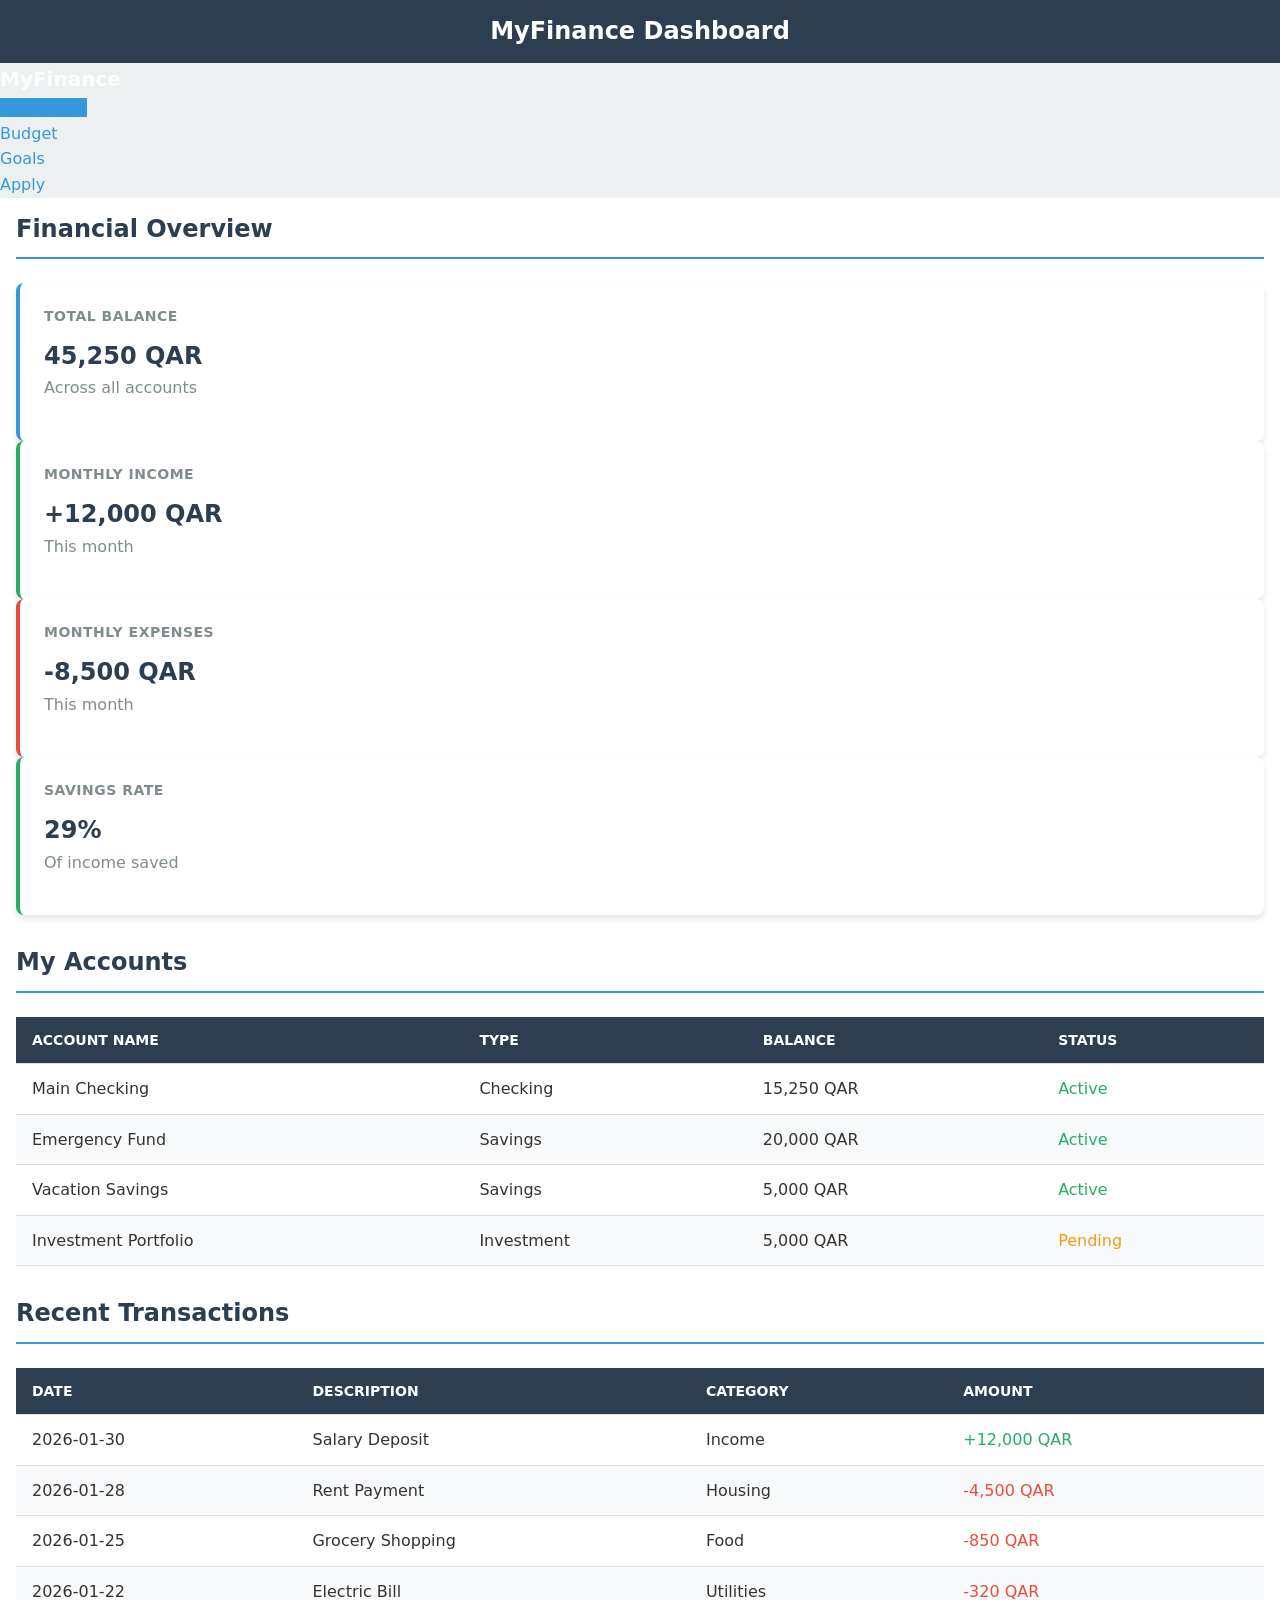
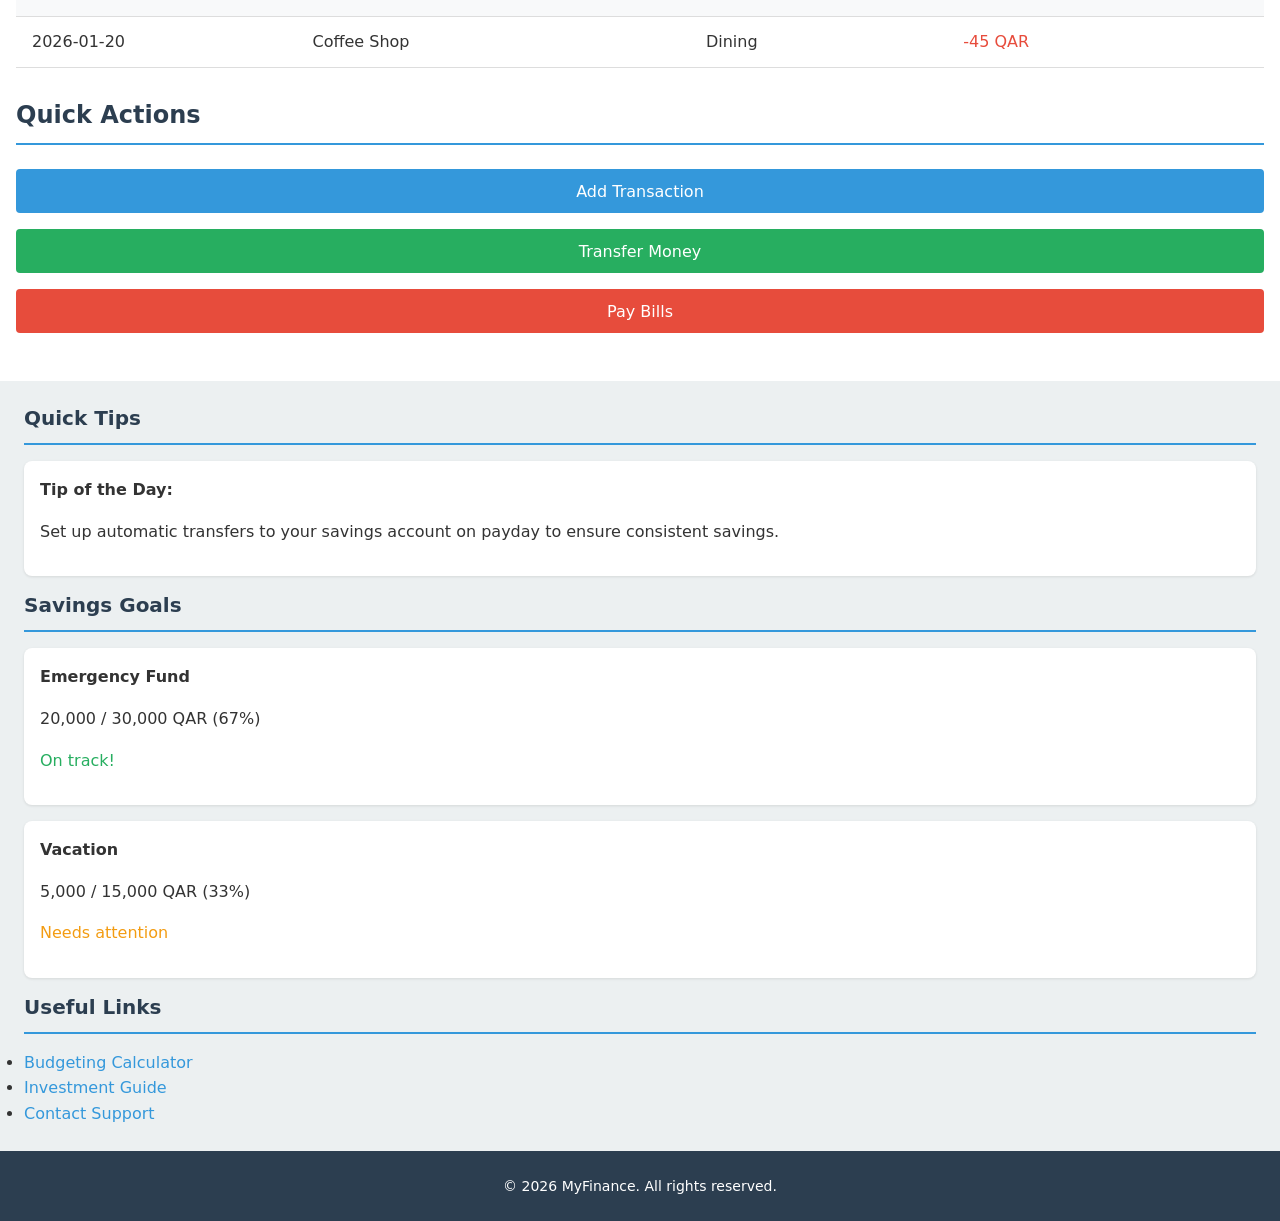
<file: Lab Practice/Lab 4 CSS Layouts/Startup Code/Part B/index.html>
<!DOCTYPE html>
<html lang="en">
<head>
    <meta charset="UTF-8">
    <meta name="viewport" content="width=device-width, initial-scale=1.0">
    <title>MyFinance Dashboard - Responsive Layout</title>
    <link rel="stylesheet" href="css/styles.css">
</head>
<body>
    <div class="page-wrapper">
        <!-- ============================================
             HEADER
             ============================================ -->
        <header>
            <h1>MyFinance Dashboard</h1>
            <p class="desktop-only">Your Personal Finance Management Platform</p>
        </header>

        <!-- ============================================
             NAVIGATION (Responsive: vertical on mobile, horizontal on tablet+)
             ============================================ -->
        <nav>
            <div class="logo">MyFinance</div>
            <ul>
                <li><a href="index.html" class="active">Dashboard</a></li>
                <li><a href="pages/budget-tracker.html">Budget</a></li>
                <li><a href="pages/goal-planner.html">Goals</a></li>
                <li><a href="pages/account-application.html">Apply</a></li>
            </ul>
        </nav>

        <!-- ============================================
             MAIN CONTENT
             ============================================ -->
        <main>
            <!-- Financial Overview Cards (Responsive Grid: 1 → 2 → 4 columns) -->
            <section id="overview">
                <h2>Financial Overview</h2>
                <div class="dashboard-grid">
                    <article class="card">
                        <h3>Total Balance</h3>
                        <p class="amount">45,250 QAR</p>
                        <p class="text-muted">Across all accounts</p>
                    </article>

                    <article class="card card--success">
                        <h3>Monthly Income</h3>
                        <p class="amount text-success">+12,000 QAR</p>
                        <p class="text-muted">This month</p>
                    </article>

                    <article class="card card--danger">
                        <h3>Monthly Expenses</h3>
                        <p class="amount text-danger">-8,500 QAR</p>
                        <p class="text-muted">This month</p>
                    </article>

                    <article class="card card--success">
                        <h3>Savings Rate</h3>
                        <p class="amount text-success">29%</p>
                        <p class="text-muted">Of income saved</p>
                    </article>
                </div>
            </section>

            <!-- Accounts Table (Responsive: horizontal scroll on mobile) -->
            <section id="accounts">
                <h2>My Accounts</h2>
                <div class="table-container">
                    <table>
                        <thead>
                            <tr>
                                <th>Account Name</th>
                                <th>Type</th>
                                <th>Balance</th>
                                <th>Status</th>
                            </tr>
                        </thead>
                        <tbody>
                            <tr>
                                <td>Main Checking</td>
                                <td>Checking</td>
                                <td>15,250 QAR</td>
                                <td class="text-success">Active</td>
                            </tr>
                            <tr>
                                <td>Emergency Fund</td>
                                <td>Savings</td>
                                <td>20,000 QAR</td>
                                <td class="text-success">Active</td>
                            </tr>
                            <tr>
                                <td>Vacation Savings</td>
                                <td>Savings</td>
                                <td>5,000 QAR</td>
                                <td class="text-success">Active</td>
                            </tr>
                            <tr>
                                <td>Investment Portfolio</td>
                                <td>Investment</td>
                                <td>5,000 QAR</td>
                                <td class="text-warning">Pending</td>
                            </tr>
                        </tbody>
                    </table>
                </div>
            </section>

            <!-- Recent Transactions -->
            <section id="transactions">
                <h2>Recent Transactions</h2>
                <div class="table-container">
                    <table>
                        <thead>
                            <tr>
                                <th>Date</th>
                                <th>Description</th>
                                <th>Category</th>
                                <th>Amount</th>
                            </tr>
                        </thead>
                        <tbody>
                            <tr>
                                <td>2026-01-30</td>
                                <td>Salary Deposit</td>
                                <td>Income</td>
                                <td class="text-success">+12,000 QAR</td>
                            </tr>
                            <tr>
                                <td>2026-01-28</td>
                                <td>Rent Payment</td>
                                <td>Housing</td>
                                <td class="text-danger">-4,500 QAR</td>
                            </tr>
                            <tr>
                                <td>2026-01-25</td>
                                <td>Grocery Shopping</td>
                                <td>Food</td>
                                <td class="text-danger">-850 QAR</td>
                            </tr>
                            <tr>
                                <td>2026-01-22</td>
                                <td>Electric Bill</td>
                                <td>Utilities</td>
                                <td class="text-danger">-320 QAR</td>
                            </tr>
                            <tr>
                                <td>2026-01-20</td>
                                <td>Coffee Shop</td>
                                <td>Dining</td>
                                <td class="text-danger">-45 QAR</td>
                            </tr>
                        </tbody>
                    </table>
                </div>
            </section>

            <!-- Quick Actions -->
            <section>
                <h2>Quick Actions</h2>
                <div class="d-flex gap-md flex-column">
                    <button class="btn btn-primary btn-block">Add Transaction</button>
                    <button class="btn btn-success btn-block">Transfer Money</button>
                    <button class="btn btn-danger btn-block">Pay Bills</button>
                </div>
            </section>
        </main>

        <!-- ============================================
             SIDEBAR (Below main on mobile, beside main on desktop)
             ============================================ -->
        <aside>
            <h3>Quick Tips</h3>
            <div class="sidebar-card">
                <p><strong>Tip of the Day:</strong></p>
                <p>Set up automatic transfers to your savings account on payday to ensure consistent savings.</p>
            </div>

            <h3>Savings Goals</h3>
            <div class="sidebar-card">
                <p><strong>Emergency Fund</strong></p>
                <p>20,000 / 30,000 QAR (67%)</p>
                <p class="text-success">On track!</p>
            </div>
            <div class="sidebar-card">
                <p><strong>Vacation</strong></p>
                <p>5,000 / 15,000 QAR (33%)</p>
                <p class="text-warning">Needs attention</p>
            </div>

            <h3>Useful Links</h3>
            <ul>
                <li><a href="#">Budgeting Calculator</a></li>
                <li><a href="#">Investment Guide</a></li>
                <li><a href="#">Contact Support</a></li>
            </ul>
        </aside>

        <!-- ============================================
             FOOTER
             ============================================ -->
        <footer>
            <p>&copy; 2026 MyFinance. All rights reserved.</p>
            <p class="desktop-only">
                <a href="#">Privacy</a> |
                <a href="#">Terms</a> |
                <a href="#">Contact</a>
            </p>
        </footer>
    </div>
</body>
</html>
</file>
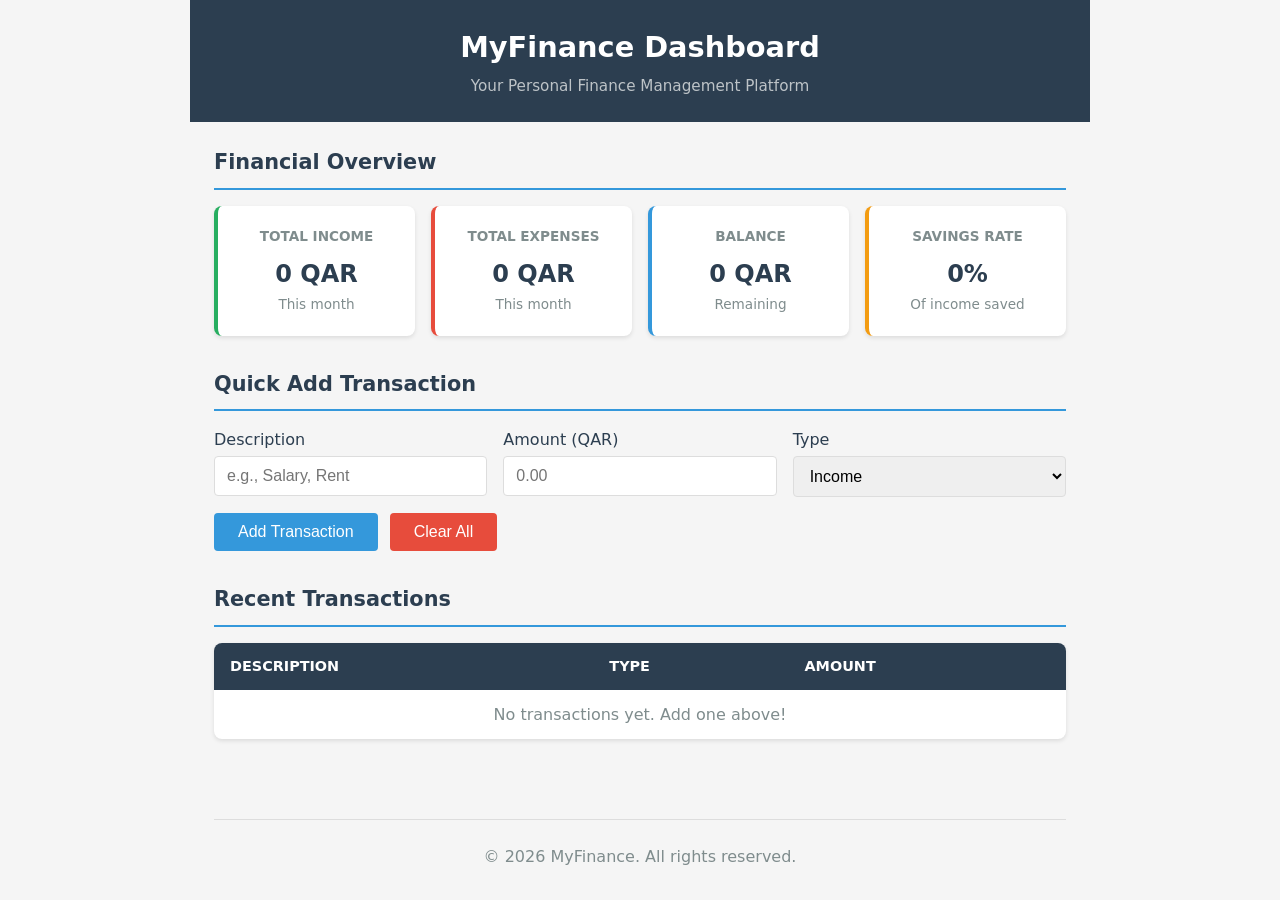
<file: Lab Practice/Lab 5 JavaScript Budget Calculator/Startup Code/Part B/index.html>
<!DOCTYPE html>
<html lang="en">
<head>
    <meta charset="UTF-8">
    <meta name="viewport" content="width=device-width, initial-scale=1.0">
    <title>MyFinance Dashboard - Budget Calculator</title>
    <link rel="stylesheet" href="css/styles.css">
</head>
<body>
    <div class="page-wrapper">
        <!-- Header -->
        <header>
            <h1>MyFinance Dashboard</h1>
            <p>Your Personal Finance Management Platform</p>
        </header>

        <!-- Main Content -->
        <main>
            <!-- Financial Overview Cards -->
            <section id="overview">
                <h2>Financial Overview</h2>
                <div class="dashboard-grid">
                    <article class="card card--success">
                        <h3>Total Income</h3>
                        <p class="amount" id="total-income">0 QAR</p>
                        <p class="text-muted">This month</p>
                    </article>

                    <article class="card card--danger">
                        <h3>Total Expenses</h3>
                        <p class="amount" id="total-expenses">0 QAR</p>
                        <p class="text-muted">This month</p>
                    </article>

                    <article class="card">
                        <h3>Balance</h3>
                        <p class="amount" id="total-balance">0 QAR</p>
                        <p class="text-muted">Remaining</p>
                    </article>

                    <article class="card card--warning">
                        <h3>Savings Rate</h3>
                        <p class="amount" id="savings-rate">0%</p>
                        <p class="text-muted">Of income saved</p>
                    </article>
                </div>
            </section>

            <!-- Add Quick Transaction -->
            <section>
                <h2>Quick Add Transaction</h2>
                <form id="quick-transaction-form">
                    <div class="form-row">
                        <div class="form-group">
                            <label for="quick-desc">Description</label>
                            <input type="text" id="quick-desc" placeholder="e.g., Salary, Rent" required>
                        </div>
                        <div class="form-group">
                            <label for="quick-amount">Amount (QAR)</label>
                            <input type="number" id="quick-amount" placeholder="0.00" min="0" step="0.01" required>
                        </div>
                        <div class="form-group">
                            <label for="quick-type">Type</label>
                            <select id="quick-type" required>
                                <option value="income">Income</option>
                                <option value="expense">Expense</option>
                            </select>
                        </div>
                    </div>
                    <div class="btn-group">
                        <button type="submit" class="btn btn-primary">Add Transaction</button>
                        <button type="button" id="clear-btn" class="btn btn-danger">Clear All</button>
                    </div>
                </form>
            </section>

            <!-- Recent Transactions -->
            <section id="transactions">
                <h2>Recent Transactions</h2>
                <div class="table-container">
                    <table>
                        <thead>
                            <tr>
                                <th>Description</th>
                                <th>Type</th>
                                <th>Amount</th>
                            </tr>
                        </thead>
                        <tbody id="transaction-body">
                            <tr>
                                <td colspan="3" class="empty-message">
                                    No transactions yet. Add one above!
                                </td>
                            </tr>
                        </tbody>
                    </table>
                </div>
            </section>
        </main>

        <!-- Footer -->
        <footer>
            <p>&copy; 2026 MyFinance. All rights reserved.</p>
        </footer>
    </div>

    <script src="js/app.js"></script>
</body>
</html>
</file>
<file: Lab Practice/Lab 4 CSS Layouts/Startup Code/Part B/css/styles.css>
/* =================================
   MyFinance Dashboard - Lab 4 Starter
   Lab 3 styles included. Add responsive layout rules.
   ================================= */

/* =================================
   CSS VARIABLES (from Lab 3)
   ================================= */
:root {
    /* Colors */
    --primary-color: #2c3e50;
    --primary-light: #34495e;
    --secondary-color: #3498db;
    --secondary-light: #5dade2;
    --accent-success: #27ae60;
    --accent-warning: #f39c12;
    --accent-danger: #e74c3c;
    --text-color: #333;
    --text-muted: #7f8c8d;
    --bg-light: #ecf0f1;
    --bg-white: #fff;
    --border-color: #ddd;

    /* Spacing */
    --spacing-xs: 8px;
    --spacing-sm: 12px;
    --spacing-md: 16px;
    --spacing-lg: 24px;
    --spacing-xl: 32px;

    /* Typography */
    --font-family: system-ui, -apple-system, 'Segoe UI', Roboto, sans-serif;
    --font-size-sm: 0.875rem;
    --font-size-base: 1rem;
    --font-size-lg: 1.25rem;
    --font-size-xl: 1.5rem;
    --font-size-2xl: 2rem;

    /* Borders & Shadows */
    --border-radius: 8px;
    --border-radius-sm: 4px;
    --shadow-sm: 0 1px 3px rgba(0, 0, 0, 0.1);
    --shadow-md: 0 4px 6px rgba(0, 0, 0, 0.1);
    --transition: 0.3s ease;
}

/* =================================
   RESET & BASE STYLES (from Lab 3)
   ================================= */
*,
*::before,
*::after {
    box-sizing: border-box;
    margin: 0;
    padding: 0;
}

body {
    font-family: var(--font-family);
    font-size: var(--font-size-base);
    line-height: 1.6;
    color: var(--text-color);
    background-color: var(--bg-light);
}

/* =================================
   TYPOGRAPHY (from Lab 3)
   ================================= */
h1, h2, h3 {
    color: var(--primary-color);
    line-height: 1.3;
    margin-bottom: var(--spacing-sm);
}

h1 { font-size: var(--font-size-2xl); }
h2 { font-size: var(--font-size-xl); }
h3 { font-size: var(--font-size-lg); }

p { margin-bottom: var(--spacing-md); }

a {
    color: var(--secondary-color);
    text-decoration: none;
    transition: color var(--transition);
}

a:hover {
    color: var(--primary-color);
    text-decoration: underline;
}

/* =================================
   PAGE LAYOUT (MOBILE-FIRST)
   TODO: Make the page-wrapper a grid layout
   ================================= */

/* TODO: Style .page-wrapper for MOBILE (single column grid)
   - Set display to grid
   - Set grid-template-columns to 1fr
   - Set grid-template-areas to:
       "header"
       "nav"
       "main"
       "aside"
       "footer"
   - Set min-height to 100vh
*/


/* TODO: Assign grid areas
   header { grid-area: header; }
   nav    { grid-area: nav; }
   main   { grid-area: main; }
   aside  { grid-area: aside; }
   footer { grid-area: footer; }
*/


/* =================================
   HEADER (from Lab 3 + responsive updates)
   ================================= */
header {
    background-color: var(--primary-color);
    color: var(--bg-white);
    padding: var(--spacing-md);
    text-align: center;
}

header h1 {
    color: var(--bg-white);
    margin: 0;
    font-size: var(--font-size-xl);
}

/* =================================
   NAVIGATION (MOBILE-FIRST)
   TODO: Make navigation responsive with Flexbox
   ================================= */

/* TODO: Style nav for MOBILE
   - Set display to flex
   - Set flex-direction to column
   - Set align-items to center
   - Set gap to var(--spacing-md)
   - Set background-color to #34495e
   - Set padding to var(--spacing-md)
*/


.logo {
    color: var(--bg-white);
    font-size: var(--font-size-lg);
    font-weight: bold;
}

/* TODO: Style nav ul for MOBILE
   - Set display to flex
   - Set flex-direction to column
   - Set align-items to center
   - Set gap to var(--spacing-sm)
   - Set list-style to none
   - Set width to 100%
*/


/* TODO: Style nav a for MOBILE
   - Set display to block
   - Set width to 100%
   - Set text-align to center
   - Set color to white
   - Set padding to var(--spacing-sm) var(--spacing-md)
   - Set border-radius to var(--border-radius-sm)
*/


nav a:hover {
    background-color: rgba(255, 255, 255, 0.1);
    text-decoration: none;
}

nav a.active {
    background-color: var(--secondary-color);
}

/* =================================
   MAIN CONTENT (from Lab 3)
   ================================= */
main {
    padding: var(--spacing-md);
    background-color: var(--bg-white);
}

section {
    margin-bottom: var(--spacing-xl);
}

section h2 {
    border-bottom: 2px solid var(--secondary-color);
    padding-bottom: var(--spacing-sm);
    margin-bottom: var(--spacing-lg);
}

/* =================================
   DASHBOARD CARDS (MOBILE-FIRST)
   TODO: Make cards a responsive grid
   ================================= */

/* TODO: Style .dashboard-grid for MOBILE
   - Set display to grid
   - Set grid-template-columns to 1fr (single column)
   - Set gap to var(--spacing-md)
*/


.card {
    background: var(--bg-white);
    padding: var(--spacing-lg);
    border-radius: var(--border-radius);
    box-shadow: var(--shadow-md);
    border-left: 4px solid var(--secondary-color);
}

.card h3 {
    margin: 0 0 var(--spacing-sm) 0;
    color: var(--text-muted);
    font-size: var(--font-size-sm);
    text-transform: uppercase;
    letter-spacing: 0.5px;
}

.card .amount {
    margin: 0;
    font-size: var(--font-size-xl);
    font-weight: bold;
    color: var(--primary-color);
}

.card--success { border-left-color: var(--accent-success); }
.card--warning { border-left-color: var(--accent-warning); }
.card--danger { border-left-color: var(--accent-danger); }

/* =================================
   TABLES (MOBILE-FIRST)
   TODO: Make tables scroll on mobile
   ================================= */

/* TODO: Style .table-container for MOBILE
   - Set overflow-x to auto
   - Set -webkit-overflow-scrolling to touch
*/


table {
    width: 100%;
    min-width: 500px;
    border-collapse: collapse;
    background: var(--bg-white);
}

thead {
    background-color: var(--primary-color);
    color: var(--bg-white);
}

th, td {
    padding: var(--spacing-sm) var(--spacing-md);
    text-align: left;
    border-bottom: 1px solid var(--border-color);
}

th {
    font-weight: 600;
    text-transform: uppercase;
    font-size: var(--font-size-sm);
}

tbody tr:hover {
    background-color: var(--bg-light);
}

tbody tr:nth-child(even) {
    background-color: #f8f9fa;
}

/* =================================
   FORMS (from Lab 3)
   ================================= */
.form-group {
    margin-bottom: var(--spacing-lg);
}

label {
    display: block;
    margin-bottom: var(--spacing-xs);
    font-weight: 500;
    color: var(--primary-color);
}

input,
select,
textarea {
    width: 100%;
    padding: var(--spacing-sm);
    border: 1px solid var(--border-color);
    border-radius: var(--border-radius-sm);
    font-size: var(--font-size-base);
    font-family: inherit;
    transition: border-color var(--transition), box-shadow var(--transition);
}

input:focus,
select:focus,
textarea:focus {
    outline: none;
    border-color: var(--secondary-color);
    box-shadow: 0 0 0 3px rgba(52, 152, 219, 0.2);
}

/* =================================
   BUTTONS (MOBILE-FIRST)
   ================================= */
button,
.btn {
    display: inline-block;
    padding: var(--spacing-sm) var(--spacing-lg);
    min-height: 44px;
    font-size: var(--font-size-base);
    font-weight: 500;
    text-align: center;
    border: none;
    border-radius: var(--border-radius-sm);
    cursor: pointer;
    transition: all var(--transition);
    font-family: inherit;
}

.btn-primary {
    background-color: var(--secondary-color);
    color: var(--bg-white);
}

.btn-primary:hover { background-color: #2980b9; }

.btn-success {
    background-color: var(--accent-success);
    color: var(--bg-white);
}

.btn-success:hover { background-color: #219a52; }

.btn-danger {
    background-color: var(--accent-danger);
    color: var(--bg-white);
}

.btn-danger:hover { background-color: #c0392b; }

.btn-block {
    display: block;
    width: 100%;
}

/* =================================
   SIDEBAR (from Lab 3)
   ================================= */
aside {
    background-color: var(--bg-light);
    padding: var(--spacing-lg);
}

aside h3 {
    color: var(--primary-color);
    margin-bottom: var(--spacing-md);
    padding-bottom: var(--spacing-sm);
    border-bottom: 2px solid var(--secondary-color);
}

.sidebar-card {
    background: var(--bg-white);
    padding: var(--spacing-md);
    border-radius: var(--border-radius);
    margin-bottom: var(--spacing-md);
    box-shadow: var(--shadow-sm);
}

/* =================================
   FOOTER (from Lab 3)
   ================================= */
footer {
    background-color: var(--primary-color);
    color: var(--bg-white);
    padding: var(--spacing-lg);
    text-align: center;
}

footer p {
    margin: 0;
    font-size: var(--font-size-sm);
}

footer a {
    color: var(--bg-white);
}

/* =================================
   TABLET STYLES (768px+)
   TODO: Add your tablet responsive styles here
   ================================= */

/* TODO: Add @media (min-width: 768px) with:
   - nav: flex-direction row, justify-content space-between
   - nav ul: flex-direction row, width auto
   - nav a: width auto, smaller padding
   - .dashboard-grid: grid-template-columns repeat(2, 1fr)
   - .form-row: display flex, gap var(--spacing-md)
   - .form-row > *: flex 1
   - .btn-block: width auto, display inline-block
   - footer: display flex, justify-content space-between
*/


/* =================================
   DESKTOP STYLES (1024px+)
   TODO: Add your desktop responsive styles here
   ================================= */

/* TODO: Add @media (min-width: 1024px) with:
   - .page-wrapper: grid-template-columns 1fr 280px
     and grid-template-areas:
       "header header"
       "nav nav"
       "main aside"
       "footer footer"
   - .dashboard-grid: grid-template-columns repeat(4, 1fr)
   - table: min-width auto
   - aside: border-left 1px solid var(--border-color)
*/


/* =================================
   UTILITY CLASSES
   ================================= */
.desktop-only { display: none; }
.mobile-only { display: block; }

/* TODO: Add @media (min-width: 1024px) to toggle desktop-only/mobile-only */


/* Text utilities */
.text-success { color: var(--accent-success); }
.text-warning { color: var(--accent-warning); }
.text-danger { color: var(--accent-danger); }
.text-muted { color: var(--text-muted); }

/* Spacing utilities */
.mt-sm { margin-top: var(--spacing-sm); }
.mt-md { margin-top: var(--spacing-md); }
.mt-lg { margin-top: var(--spacing-lg); }
.mb-sm { margin-bottom: var(--spacing-sm); }
.mb-md { margin-bottom: var(--spacing-md); }
.mb-lg { margin-bottom: var(--spacing-lg); }

/* Flex utilities */
.d-flex { display: flex; }
.flex-column { flex-direction: column; }
.gap-sm { gap: var(--spacing-sm); }
.gap-md { gap: var(--spacing-md); }
</file>
<file: Lab Practice/Lab 5 JavaScript Budget Calculator/Startup Code/Part B/css/styles.css>
/* =================================
   MyFinance Dashboard - Styles
   ================================= */

/* --- CSS Variables --- */
:root {
    --color-primary: #3498db;
    --color-success: #27ae60;
    --color-danger: #e74c3c;
    --color-warning: #f39c12;
    --color-dark: #2c3e50;
    --color-muted: #7f8c8d;
    --color-light: #f5f5f5;
    --color-white: #ffffff;
    --color-border: #ddd;
    --shadow: 0 2px 4px rgba(0, 0, 0, 0.1);
    --radius: 8px;
}

/* --- Reset & Base --- */
* {
    margin: 0;
    padding: 0;
    box-sizing: border-box;
}

body {
    font-family: system-ui, -apple-system, sans-serif;
    background-color: var(--color-light);
    color: #333;
    line-height: 1.6;
}

/* --- Layout --- */
.page-wrapper {
    max-width: 900px;
    margin: 0 auto;
    padding: 0 24px;
}

/* --- Header --- */
header {
    background: var(--color-dark);
    color: var(--color-white);
    padding: 24px;
    text-align: center;
    margin: 0 -24px;
}

header h1 {
    font-size: 1.8rem;
    margin-bottom: 4px;
}

header p {
    color: #bdc3c7;
    font-size: 0.95rem;
}

/* --- Main Content --- */
main {
    padding: 24px 0;
}

section {
    margin-bottom: 32px;
}

h2 {
    color: var(--color-dark);
    font-size: 1.3rem;
    margin-bottom: 16px;
    padding-bottom: 8px;
    border-bottom: 2px solid var(--color-primary);
}

/* --- Dashboard Grid --- */
.dashboard-grid {
    display: grid;
    grid-template-columns: repeat(auto-fit, minmax(180px, 1fr));
    gap: 16px;
}

/* --- Cards --- */
.card {
    background: var(--color-white);
    padding: 20px;
    border-radius: var(--radius);
    box-shadow: var(--shadow);
    border-left: 4px solid var(--color-primary);
    text-align: center;
}

.card h3 {
    color: var(--color-muted);
    font-size: 0.85rem;
    text-transform: uppercase;
    margin-bottom: 8px;
}

.card--success { border-left-color: var(--color-success); }
.card--danger { border-left-color: var(--color-danger); }
.card--warning { border-left-color: var(--color-warning); }

/* --- Typography --- */
.amount {
    font-size: 1.5rem;
    font-weight: bold;
    color: var(--color-dark);
}

.text-success { color: var(--color-success); }
.text-danger { color: var(--color-danger); }
.text-muted { color: var(--color-muted); font-size: 0.85rem; }

/* --- Form --- */
.form-row {
    display: flex;
    gap: 16px;
    margin-bottom: 16px;
}

.form-group {
    flex: 1;
}

label {
    display: block;
    font-weight: 500;
    margin-bottom: 4px;
    color: var(--color-dark);
}

input,
select {
    width: 100%;
    padding: 10px 12px;
    font-size: 1rem;
    border: 1px solid var(--color-border);
    border-radius: 4px;
}

input:focus,
select:focus {
    outline: none;
    border-color: var(--color-primary);
    box-shadow: 0 0 0 3px rgba(52, 152, 219, 0.15);
}

/* --- Buttons --- */
.btn-group {
    display: flex;
    gap: 12px;
}

.btn {
    padding: 10px 24px;
    font-size: 1rem;
    border: none;
    border-radius: 4px;
    cursor: pointer;
    font-weight: 500;
}

.btn-primary { background: var(--color-primary); color: var(--color-white); }
.btn-primary:hover { background: #2980b9; }
.btn-danger { background: var(--color-danger); color: var(--color-white); }
.btn-danger:hover { background: #c0392b; }

/* --- Table --- */
.table-container {
    background: var(--color-white);
    border-radius: var(--radius);
    box-shadow: var(--shadow);
    overflow: hidden;
}

table {
    width: 100%;
    border-collapse: collapse;
}

th {
    background: var(--color-dark);
    color: var(--color-white);
    padding: 12px 16px;
    text-align: left;
    font-size: 0.9rem;
    text-transform: uppercase;
}

td {
    padding: 12px 16px;
    border-bottom: 1px solid #eee;
}

tr:last-child td {
    border-bottom: none;
}

.empty-message {
    text-align: center;
    color: var(--color-muted);
}

/* --- Footer --- */
footer {
    text-align: center;
    padding: 24px;
    color: var(--color-muted);
    border-top: 1px solid var(--color-border);
    margin-top: 24px;
}

/* --- Responsive --- */
@media (max-width: 600px) {
    .form-row {
        flex-direction: column;
        gap: 0;
    }

    .dashboard-grid {
        grid-template-columns: 1fr 1fr;
    }
}
</file>
